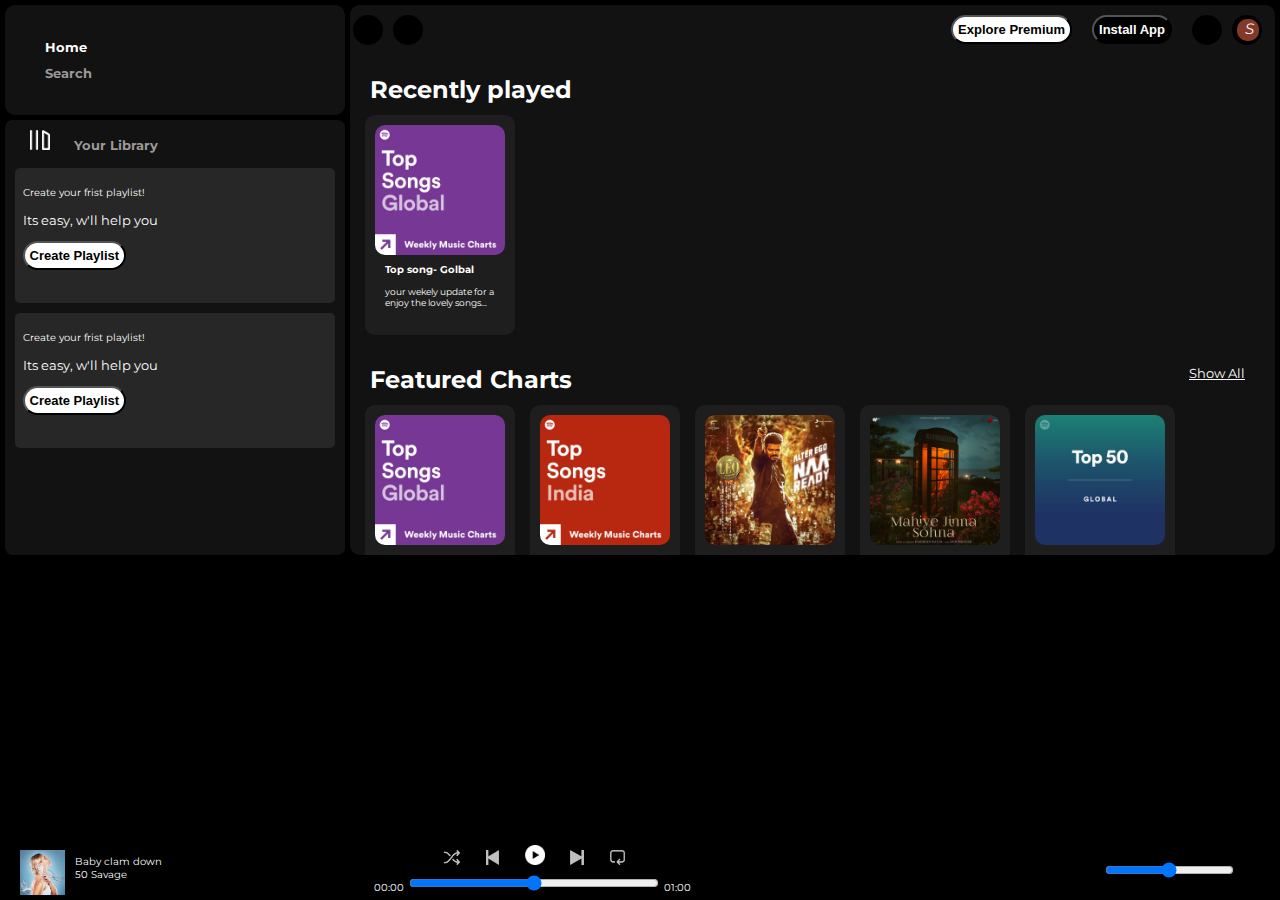
<file: index.html>
<!DOCTYPE html>
<html lang="en">
<head>
    <meta charset="UTF-8">
    <meta name="viewport" content="width=device-width, initial-scale=1.0">
    <link rel="stylesheet" href="https://cdnjs.cloudflare.com/ajax/libs/font-awesome/6.5.1/css/all.min.css" integrity="sha512-DTOQO9RWCH3ppGqcWaEA1BIZOC6xxalwEsw9c2QQeAIftl+Vegovlnee1c9QX4TctnWMn13TZye+giMm8e2LwA==" crossorigin="anonymous" referrerpolicy="no-referrer" />
    <link rel="icon" href="./asset/logo.png">
    <link rel="stylesheet" href="index.css">
    <title>Spotify - Web Player: music for everyone </title>
    <link rel="preconnect" href="https://fonts.googleapis.com">
    <link rel="preconnect" href="https://fonts.gstatic.com" crossorigin>
    <link href="https://fonts.googleapis.com/css2?family=Montserrat:ital,wght@0,300;0,400;0,500;0,600;1,400;1,600&display=swap" rel="stylesheet">  

</head>
<body>
    <div id="main">
            <div class="sidebar">
                <div class="box1">

                    <div class="nav">
                        <a href="#"> <i class="fa-solid fa-house"></i> Home</a>
                    </div>
                    <div class="nav" id="nav1">
                        <a href="#"> <i class="fa-solid fa-magnifying-glass"></i> Search</a>
                    </div>
                </div>

                <div class="box2">  
                    <div class="labrary">
                        <div class="lab" >
                        
                            <a class="nav" href="#"><img src="./asset/library_icon.png">  Your Library</a>
                        </div>
                        <div class="lab-icons">
                            <i class="fa-solid fa-plus"></i>
                            <i class="fa-solid fa-arrow-right"></i>
                        </div>  
                    </div>
                
                    <div class="lab-option"> 
                        <p class="p">Create your frist playlist!</p>
                        <p class="p1">Its easy, w'll help you</p>
                        <button class="btn">Create Playlist</button>
                    </div>
                
                    <div class="lab-option"> 
                        <p class="p">Create your frist playlist!</p>
                        <p class="p1">Its easy, w'll help you</p>
                        <button class="btn">Create Playlist</button>
                    </div>
                </div>        
            </div>    

            <!-- Content -->
            <div class="main-content">
                <div class="content">  <!-- box3 -->
                    <div class="box3" >
                        <a href="#" class="bell" ><i class="fa-solid fa-chevron-left"></i>
                        </a>
                        <a href="#" class="bell" id="hide"><i class="fa-sharp fa-solid fa-chevron-right"></i>
                        </a>
                    </div>
                    <div class="box3">
                        <div>
                            <button class="btn1" id="hide-1">Explore Premium</button>
                        </div>

                        <div>
                        <button class="btn2"><i class="fa-solid fa-circle-arrow-down"></i> Install App</button>
                        </div>

                        <a href="#" class="bell"><i class="fa-regular fa-bell"></i>
                        </a>
                        <a href="#" class="bell">
                            <div class="s"><i class="i">S</i></div>
                        </a>
                    </div>    
                </div>
                <div class="recent-play"><div class="chart"><h2>Recently played</h2></div></div>
                    <div class="box-img1">
                        <img src="./asset/card5img.jpeg" alt="">
                        <h5>Top song- Golbal</h5>
                        <p>your wekely update for a enjoy the lovely songs...</p>
                    </div>
              

                <div class="box4"> <!-- box4 -->
                    <div class="chart"><h2>Featured Charts</h2></div>
                    <div class="all"><a href="#">Show All</a></div>
                </div>
        
                <div class="card">
                    <div class="box-img1">
                        <img src="./asset/card5img.jpeg" alt="">
                        <h5>Top song- Golbal</h5>
                        <p>your wekely update for a enjoy the lovely songs...</p>
                    </div>
                    <div class="box-img1">
                        <img src="./asset/card6img.jpeg" alt="">
                        <h5>Top song- Golbal</h5>
                        <p>your wekely update for a enjoy the lovely songs...</p>
                    </div>
                    <div class="box-img1">
                        <img src="./asset/card4img.jpeg" alt="">
                        <h5>Top song- Golbal</h5>
                        <p>your wekely update for a enjoy the lovely songs...</p>
                    </div>
                    <div class="box-img1">
                        <img src="./asset/card2img.jpeg" alt="">
                        <h5>Top song- Golbal</h5>
                        <p>your wekely update for a enjoy the lovely songs...</p>
                    </div>
                    <div class="box-img1">
                        <img src="./asset/card1img.jpeg" alt="">
                        <h5>Top song- Golbal</h5>
                        <p>your wekely update for a enjoy the lovely songs...</p>
                    </div>
                </div> 

                <div class="box5"><!-- box5  -->
                    <div class="chart"><h2>Try something else</h2></div>
                    <div class="all"><a href="#">Show All</a></div>
                </div>

             <div class="card">
                <div class="box-img1">
                    <img src="./asset/card5img.jpeg" alt="">
                    <h5>Top song- Golbal</h5>
                    <p>your wekely update for a enjoy the lovely songs...</p>
                    </div>
                    <div class="box-img1">
                    <img src="./asset/card6img.jpeg" alt="">
                        <h5>Top song- Golbal</h5>
                        <p>your wekely update for a enjoy the lovely songs...</p>
                    </div>
                    <div class="box-img1">
                        <img src="./asset/card4img.jpeg" alt="">
                        <h5>Top song- Golbal</h5>
                        <p>your wekely update for a enjoy the lovely songs...</p>
                    </div>
                    <div class="box-img1">
                        <img src="./asset/card2img.jpeg" alt="">
                        <h5>Top song- Golbal</h5>
                        <p>your wekely update for a enjoy the lovely songs...</p>
                    </div>
                    <div class="box-img1">
                        <img src="./asset/card1img.jpeg" alt="">
                        <h5>Top song- Golbal</h5>
                        <p>your wekely update for a enjoy the lovely songs...</p>
                    </div>
                </div>

                <div class="box6">  <!--  box6  -->
                    <div class="chart"><h2>Show to try</h2></div>
                   <div class="all"><a href="#">Show All</a></div>
                </div>

             <div class="card" id="last-class">
                <div class="box-img1">
                        <img src="./asset/card5img.jpeg" alt="">
                        <h5>Top song- Golbal</h5>
                        <p>your wekely update for a enjoy the lovely songs...</p>
                    </div>
                    <div class="box-img1">
                        <img src="./asset/card6img.jpeg" alt="">
                        <h5>Top song- Golbal</h5>
                        <p>your wekely update for a enjoy the lovely songs...</p>
                    </div>
                    <div class="box-img1">
                        <img src="./asset/card4img.jpeg" alt="">
                        <h5>Top song- Golbal</h5>
                        <p>your wekely update for a enjoy the lovely songs...</p>
                    </div>
                    <div class="box-img1">
                        <img src="./asset/card2img.jpeg" alt="">
                        <h5>Top song- Golbal</h5>
                        <p>your wekely update for a enjoy the lovely songs...</p>
                    </div>
                    <div class="box-img1">
                        <img src="./asset/card1img.jpeg" alt="">
                        <h5>Top song- Golbal</h5>
                        <p>your wekely update for a enjoy the lovely songs...</p>
                    </div>
                </div> 
                <div class="footer">
                    <div class="line"></div>
                </div>
            </div>
        <!-- </div>     -->
        
        
            <!-- Music Player -->
         <div class="main-music"> 
               <div class="music-content">
                    <div class="album"> <!-- box7  -->
                        <img src="./asset/clean.avif" class="album-img">
                        <p class="song">Baby clam down <br> 50 Savage</p>
                        <div class="heart"><i class="fa-solid fa-heart"></i></div>
                    </div> 

                     <div class="player"> <!-- box8   -->
                        <div>
                            <span><img src="./asset/player_icon1.png" class="player_icon" id="player_icon1"></span>
                            <span><img src="./asset/player_icon2.png" class="player_icon"></span>
                           <span><img src="./asset/player_icon3.png" class="player_icon" id="player_icon2"></span>
                           <span><img src="./asset/player_icon4.png" class="player_icon"></span>
                           <span><img src="./asset/player_icon5.png" class="player_icon"></span>
                        </div>
                        <div class="progress-bar">
                            <span class="cur-time">00:00</span>
                            <input type="range" min="0" max="100" class="prog-bar">
                            <span class="ply-time">01:00</span>
                        </div>    
                    </div>

                    <div class="control"> <!-- box9   -->
                        <div class="play"><i class="fa-regular fa-circle-play"></i></div>
                        <div class="mic"><i class="fa-solid fa-microphone"></i></div>
                        <div class="q"><i class="fa-solid fa-bars"></i></div>
                        <div class="download"><i class="fa-solid fa-download"></i></div>
                        <div class="sound"><i class="fa-solid fa-volume-high"></i></div>
                        <input type="range" class="prog-bar2">
                        <div class="repeat"><i class="fa-solid fa-repeat"></i></div> 
                    </div> 
                </div> 
            </div>
    </div>
    
</body>
</html>
</file>
<file: index.css>
body{
    padding: 0px;
    margin: 0px;
    text-decoration: none;
    color: white;
    background-color: black;
    font-family: 'Montserrat', sans-serif;
    overflow: hidden;
}
html{
    font-size: 62.5%;
}
/* main-content */
#main{
   display: flex;
   height: 100vh;
}
.sidebar{
    background-color: rgb(0, 0, 0);
    width: 35rem; 
}
.main-content{
    background-color: rgb(109, 109, 130);
    flex: 1;
    /* height: 10rem; */
    border-radius: 1rem;
    background-color: #121212;
}

a{
    text-decoration: none;
    color: white;
}

/* box1 */
.box1{
    background-color: #121212;
    flex-direction: column;
    display: flex;
    justify-content:center;
    border-radius: 1rem;
    height: 11rem;
    padding: 0.5rem o.75rem;
    margin: .5rem;
}
.nav{
    font-size: small;
    font-weight: 700;
    line-height: 2.5rem;
    
}
.nav i {
    margin-left: 2rem;
    margin-right: 2rem;
    font-size: large;
}
#nav1 a{
       color: rgb(156, 153, 153);    
}
#nav1 a:hover{
    color: white;
    text-decoration: underline;
}
/* box2 */
.box2{
    background-color: #121212;
    justify-content:center;
    border-radius: .75rem;
    height: 43.5rem;
    margin: .5rem;
    padding: 0.5rem o.75rem;
}
.labrary{
    background-color: #121212;
    display: flex;
    justify-content: space-between;
    border-radius: 1rem;
    margin: .5rem;
    align-items: center;
}

.lab img{
    height: 2rem;
    width: 2rem;
    margin-left: 2rem;
    margin-right: 2rem;
    padding-top: 1rem;
    align-items: center;
}

.lab-icons i{
    margin-left: 1rem;
    margin-right: 2rem;
    padding-top: .5rem;
    font-size: 1.5rem;
    opacity: .75;
}
.lab-icons i:hover{
   color: rgb(255, 255, 255);
   font-size: 1.25rem;

}
.lab a{
    color: rgb(156, 153, 153);    
}
.lab a:hover{
    color: white;
}

.lab-option{
    height: 12rem;
    background-color: rgba(80, 79, 79, 0.354);
    margin: 1rem;
    border-radius: .5rem;
    padding: .75rem;
}

.p1{
    font-size: small;
}
.btn{
    border-radius: 2rem;
    padding: .5rem;
    font-size: small;
    font-weight: 700;
    background-color: #fff;
}

/* content */
.main-content{
    background-color: #121212;
    border-radius: 1rem;
    height: 55rem;
    margin: 0.5rem 0.5rem 0.5rem 0rem ;
    justify-content: space-between;
    overflow: auto;
    overflow-x: hidden;
}
/* box3 */
.content{
    background-color: #121212;
    position: sticky;
    top: 0;
    align-items: center;
    display: flex;
    height: 5rem;
    justify-content: space-between;
    padding: 0rem .3rem 0rem .3rem;  
}
.box3{
    display: flex;

}
.img1{
    height: 1rem;
    width: 1.2rem;
    padding: .5rem  .5rem .75rem .5rem;
    border-radius: 50%;
    background-color: black;
    align-items: center;
    opacity: .5;
}
.btn1{
    border-radius: 2rem;
    padding: .5rem;
    font-size: small;
    font-weight: 700;
    background-color: #fff;
    margin-right: 2rem;
}
.btn2{
    border-radius: 2rem;
    padding: .5rem;
    font-size: small;
    font-weight: 600;
    background-color: rgb(0, 0, 0);
    color: #fff;
    margin-right: 2rem;
}
.bell{
    border-radius: 100%;
    height: 3rem;
    width: 3rem;
    background-color: black;
    margin-right: 1rem;
}
.bell i{
    align-items: center;
    font-size: 1.5rem;
    padding: .5rem;
    padding-left: .8rem;
}

.s{
  width: 2.2rem;
  height: 2.2rem;
  font-size: small;
  background-color: rgb(132, 58, 42);
  border-radius: 1rem;
  margin: .4rem .5rem .5rem .5rem;
  align-items: center;
}
.s i{
    font-size: 1.5rem;
    margin-right: 3rem;
}

.recent-play{
    height: 2rem;
    margin-bottom: 2rem;
    padding: 0 3rem 0rem 2rem;
}
/* box4 */
.box4{
    background-color: #121212;
    display: flex;
    height: 2rem;
    margin-bottom: 1rem;
    justify-content: space-between;
    padding: 0rem 3rem 0rem 2rem;

}
.chart{ 
    font-size: medium;
}
.all{
    font-size:small;
    text-decoration: underline;
    padding-top: 2rem;
}
/* box5 */
.card{
    background-color: #121212;
    display: flex;
    flex-wrap: wrap;
    height: 25rem;
    margin-top: 4rem;
    margin-bottom: 2rem;


}
.box-img1{
    height: 22rem;
    width: 15rem;
    margin-left: 1.5rem;
    background-color: rgba(55, 54, 54, 0.354);
    border-radius: 1rem;
    padding: 1rem;
    margin-bottom: 1rem;

}
.box-img1:hover{
    background-color: rgb(55, 54, 54);
}
.box-img1 img{
    height:16rem;
    width: 15rem;
    border-radius: 1rem; 
}
.box-img1 h5{
     margin: 0%;
     padding-right: 1rem;
     padding-left: 1rem;
     font-size: 1.2rem;
     padding-top: .5rem;
}
.box-img1 p{
    font-size: xx-small;
    margin: 0%; 
    padding-right: 1rem;
    padding-left: 1rem;
    padding-top: 1rem;
}

/* box5 */
.box5{
    background-color: #121212;
    display: flex;
    height: 2rem;
    margin-bottom: 1rem;
    justify-content: space-between;
    padding: 0rem 2.5rem 0rem 2rem;
}
::-webkit-scrollbar{
    width: 1.4rem;
}

::-webkit-scrollbar-track{
    background: #121212;
}
::-webkit-scrollbar-thumb{
    background: gray;
    border: .1rem solid transparent;
    background-clip: content-box;
}

/* box6 */
.box6{
    background-color: #121212;
    display: flex;
    height: 2rem;
    margin-bottom: 1rem;
    justify-content: space-between;
    padding: 0rem 2.5rem 0rem 2rem;
}
/* gap */
 .line{
    width: 90%;
    height: 90%;
    border-top: .2rem solid #121212;
    margin: 10rem 2rem 0rem 2rem;
   
} 

/*  <!-- Music Player --> */
.main-music{ 
    position: fixed;
    bottom: 0;
    width: 100%;
    background-color: black;
} 
/* <!-- box7  --> */
.music-content{
    justify-content: space-between;
    display: flex;
}
.album{
    display: flex;
    width: 25%;
}
.album-img{
    height: 4.5rem;
    width: 4.5rem;
    align-items: center;
    margin: 1rem 1rem .5rem 2rem;
}
.song{
    margin-top: 1.5rem;
}
.heart{
    margin-top: 2rem;
    margin-left: 1rem;
    font-size: medium;
}

/* /* box8  */
.player{
    width: 50%;

}
#player_icon1{
        margin-left: 12rem;
}
#player_icon2{
    height: 2.5rem;
    width: 2.5rem;
    opacity: 100;
}
.player_icon{
    height: 2rem;
    padding: .5rem 0rem .5rem 0rem;
    margin-left: 5rem;
    margin-right: 1rem;
    opacity: .75;

}
.player_icon:hover{
    opacity: 100;
}
.prog-bar{
     width: 45rem;
     
}
.cur-time {
    margin-left: 3rem;
    font-size: 1.2rem;
}
.ply-time{
    font-size: 1.2rem;

}

/* box8  */
.control{
    display: flex;
    justify-content: space-between;
    width: 25%;
    padding: 1rem;
}
.play{
    margin-top: 1.5rem;
    margin-left: 6rem;
    margin-left: .5rem;
}
.mic{
    margin-top:  1.5rem;
}
.q{
    margin-top:  1.5rem;

}
.download{
    margin-top:  1.5rem;

}
.sound{
    margin-top:  1.5rem;

}
.repeat{
    margin-top:  1.5rem;

} 


/* media query */

@media(max-width: 1290px){
    
    .card{
        margin-bottom: 20rem;
      }
      .box-img1{
        width: 13rem;
        height: 20rem;
    }
    .box-img1 img{
        width: 13rem;
        height:13rem;
    }
    .box-img1 h5{
        font-size: 1rem;
    }

     #player_icon1{
        margin-left: 10rem;
    }
        #player_icon2{
        height: 2rem;
        width: 2rem;
    }
    .player_icon{
        height: 1.5rem;
        margin-left: 1.5rem;
        margin-right: .75rem;
    }
    .prog-bar{
        width: 25rem;
        
    }
    .cur-time {
        font-size: 1rem;
    }
    .ply-time{
        font-size: 1rem;

    }
    .control{
        width: 30%;
    }
    .album{
        width: 30%;
    } 

        

}
@media(min-width:800px)and (max-width: 850px) {
    
    .sidebar{
        width: 26rem;
    }
    .card{
        margin-bottom: 20rem;
      }
      .box-img1{
        width: 13rem;
    }
    .box-img1 img{
        width: 13rem;
    }
    .prog-bar2{
     display: none;        
    }
    .prog-bar{
        width: 22rem;
        
    }
    .control{
        width: 30%;
    }
    .album{
        width: 30%;
    } 
}

@media(max-width: 799px){
    .sidebar{
        display: none;
    }
    .chart{ 
        font-size: 1.5rem;
    }
    .card{
        margin-bottom: 18rem;
    }
    .box-img1{
        width: 14rem;
        height: 18rem;
    }
    .box-img1 img{
        width: 14rem;
        height:13rem;
    }
    .content{
        display: none;
    }
    .control{
        display: none;
    }
    .album{
        width: 40%;
    }
    .player{
        margin-right: 2rem;
        width: 60%;
   }
   .prog-bar{
       width: 22rem;
   }
   .cur-time {
       font-size: 1rem;
       margin-left: 5rem;
   }
}

@media(max-width: 575px){
    #hide{
        display: none;
    }
    #hide-1{
        display: none;
    }
    
    .sidebar{
        display: none;
    }
    .card{
        margin-bottom: 40rem;
    }
    .content{
        display: none;
        width: 100%;
        margin-left: 20rem;
    }
    .player{
        width: 100%;
        /* margin-left: 3rem; */
    }
    .prog-bar{
        width: 28rem;
        
    }
    .album{
        display: none;    
   } 
   .player_icon{
    margin-left: 2.5rem;
    margin-right: 1rem;
}

}





body{
    padding: 0px;
    margin: 0px;
    text-decoration: none;
    color: white;
    background-color: black;
    font-family: 'Montserrat', sans-serif;
    overflow: hidden;
}
html{
    font-size: 62.5%;
}
/* main-content */
#main{
   display: flex;
   height: 100vh;
}
.sidebar{
    background-color: rgb(0, 0, 0);
    width: 35rem; 
}
.main-content{
    background-color: rgb(109, 109, 130);
    flex: 1;
    /* height: 10rem; */
    border-radius: 1rem;
    background-color: #121212;
}

a{
    text-decoration: none;
    color: white;
}

/* box1 */
.box1{
    background-color: #121212;
    flex-direction: column;
    display: flex;
    justify-content:center;
    border-radius: 1rem;
    height: 11rem;
    padding: 0.5rem o.75rem;
    margin: .5rem;
}
.nav{
    font-size: small;
    font-weight: 700;
    line-height: 2.5rem;
    
}
.nav i {
    margin-left: 2rem;
    margin-right: 2rem;
    font-size: large;
}
#nav1 a{
       color: rgb(156, 153, 153);    
}
#nav1 a:hover{
    color: white;
    text-decoration: underline;
}
/* box2 */
.box2{
    background-color: #121212;
    justify-content:center;
    border-radius: .75rem;
    height: 43.5rem;
    margin: .5rem;
    padding: 0.5rem o.75rem;
}
.labrary{
    background-color: #121212;
    display: flex;
    justify-content: space-between;
    border-radius: 1rem;
    margin: .5rem;
    align-items: center;
}

.lab img{
    height: 2rem;
    width: 2rem;
    margin-left: 2rem;
    margin-right: 2rem;
    padding-top: 1rem;
    align-items: center;
}

.lab-icons i{
    margin-left: 1rem;
    margin-right: 2rem;
    padding-top: .5rem;
    font-size: 1.5rem;
    opacity: .75;
}
.lab-icons i:hover{
   color: rgb(255, 255, 255);
   font-size: 1.25rem;

}
.lab a{
    color: rgb(156, 153, 153);    
}
.lab a:hover{
    color: white;
}

.lab-option{
    height: 12rem;
    background-color: rgba(80, 79, 79, 0.354);
    margin: 1rem;
    border-radius: .5rem;
    padding: .75rem;
}

.p1{
    font-size: small;
}
.btn{
    border-radius: 2rem;
    padding: .5rem;
    font-size: small;
    font-weight: 700;
    background-color: #fff;
}

/* content */
.main-content{
    background-color: #121212;
    border-radius: 1rem;
    height: 55rem;
    margin: 0.5rem 0.5rem 0.5rem 0rem ;
    justify-content: space-between;
    overflow: auto;
    overflow-x: hidden;
}
/* box3 */
.content{
    background-color: #121212;
    position: sticky;
    top: 0;
    align-items: center;
    display: flex;
    height: 5rem;
    justify-content: space-between;
    padding: 0rem .3rem 0rem .3rem;  
}
.box3{
    display: flex;

}
.img1{
    height: 1rem;
    width: 1.2rem;
    padding: .5rem  .5rem .75rem .5rem;
    border-radius: 50%;
    background-color: black;
    align-items: center;
    opacity: .5;
}
.btn1{
    border-radius: 2rem;
    padding: .5rem;
    font-size: small;
    font-weight: 700;
    background-color: #fff;
    margin-right: 2rem;
}
.btn2{
    border-radius: 2rem;
    padding: .5rem;
    font-size: small;
    font-weight: 600;
    background-color: rgb(0, 0, 0);
    color: #fff;
    margin-right: 2rem;
}
.bell{
    border-radius: 100%;
    height: 3rem;
    width: 3rem;
    background-color: black;
    margin-right: 1rem;
}
.bell i{
    align-items: center;
    font-size: 1.5rem;
    padding: .5rem;
    padding-left: .8rem;
}

.s{
  width: 2.2rem;
  height: 2.2rem;
  font-size: small;
  background-color: rgb(132, 58, 42);
  border-radius: 1rem;
  margin: .4rem .5rem .5rem .5rem;
  align-items: center;
}
.s i{
    font-size: 1.5rem;
    margin-right: 3rem;
}

.recent-play{
    height: 2rem;
    margin-bottom: 2rem;
    padding: 0 3rem 0rem 2rem;
}
/* box4 */
.box4{
    background-color: #121212;
    display: flex;
    height: 2rem;
    margin-bottom: 1rem;
    justify-content: space-between;
    padding: 0rem 3rem 0rem 2rem;

}
.chart{ 
    font-size: medium;
}
.all{
    font-size:small;
    text-decoration: underline;
    padding-top: 2rem;
}
/* box5 */
.card{
    background-color: #121212;
    display: flex;
    flex-wrap: wrap;
    height: 25rem;
    margin-top: 4rem;
    margin-bottom: 2rem;


}
.box-img1{
    height: 22rem;
    width: 15rem;
    margin-left: 1.5rem;
    background-color: rgba(55, 54, 54, 0.354);
    border-radius: 1rem;
    padding: 1rem;
    margin-bottom: 1rem;

}
.box-img1:hover{
    background-color: rgb(55, 54, 54);
}
.box-img1 img{
    height:16rem;
    width: 15rem;
    border-radius: 1rem; 
}
.box-img1 h5{
     margin: 0%;
     padding-right: 1rem;
     padding-left: 1rem;
     font-size: 1.2rem;
     padding-top: .5rem;
}
.box-img1 p{
    font-size: xx-small;
    margin: 0%; 
    padding-right: 1rem;
    padding-left: 1rem;
    padding-top: 1rem;
}

/* box5 */
.box5{
    background-color: #121212;
    display: flex;
    height: 2rem;
    margin-bottom: 1rem;
    justify-content: space-between;
    padding: 0rem 2.5rem 0rem 2rem;
}
::-webkit-scrollbar{
    width: 1.4rem;
}

::-webkit-scrollbar-track{
    background: #121212;
}
::-webkit-scrollbar-thumb{
    background: gray;
    border: .1rem solid transparent;
    background-clip: content-box;
}

/* box6 */
.box6{
    background-color: #121212;
    display: flex;
    height: 2rem;
    margin-bottom: 1rem;
    justify-content: space-between;
    padding: 0rem 2.5rem 0rem 2rem;
}
/* gap */
 .line{
    width: 90%;
    height: 90%;
    border-top: .2rem solid #121212;
    margin: 10rem 2rem 0rem 2rem;
   
} 

/*  <!-- Music Player --> */
.main-music{ 
    position: fixed;
    bottom: 0;
    width: 100%;
    background-color: black;
} 
/* <!-- box7  --> */
.music-content{
    justify-content: space-between;
    display: flex;
}
.album{
    display: flex;
    width: 25%;
}
.album-img{
    height: 4.5rem;
    width: 4.5rem;
    align-items: center;
    margin: 1rem 1rem .5rem 2rem;
}
.song{
    margin-top: 1.5rem;
}
.heart{
    margin-top: 2rem;
    margin-left: 1rem;
    font-size: medium;
}

/* /* box8  */
.player{
    width: 50%;

}
#player_icon1{
        margin-left: 12rem;
}
#player_icon2{
    height: 2.5rem;
    width: 2.5rem;
    opacity: 100;
}
.player_icon{
    height: 2rem;
    padding: .5rem 0rem .5rem 0rem;
    margin-left: 5rem;
    margin-right: 1rem;
    opacity: .75;

}
.player_icon:hover{
    opacity: 100;
}
.prog-bar{
     width: 45rem;
     
}

.cur-time {
    margin-left: 3rem;
    font-size: 1.2rem;
}
.ply-time{
    font-size: 1.2rem;

}

/* box8  */
.control{
    display: flex;
    justify-content: space-between;
    width: 25%;
    padding: 1rem;
}
.play{
    margin-top: 1.5rem;
    margin-left: 6rem;
    margin-left: .5rem;
}
.mic{
    margin-top:  1.5rem;
}
.q{
    margin-top:  1.5rem;

}
.download{
    margin-top:  1.5rem;

}
.sound{
    margin-top:  1.5rem;

}
.repeat{
    margin-top:  1.5rem;

} 


/* media query */

@media(max-width: 1290px){
    
    .card{
        margin-bottom: 20rem;
      }
      .box-img1{
        width: 13rem;
        height: 20rem;
    }
    .box-img1 img{
        width: 13rem;
        height:13rem;
    }
    .box-img1 h5{
        font-size: 1rem;
    }

     #player_icon1{
        margin-left: 10rem;
    }
        #player_icon2{
        height: 2rem;
        width: 2rem;
    }
    .player_icon{
        height: 1.5rem;
        margin-left: 1.5rem;
        margin-right: .75rem;
    }
    .prog-bar{
        width: 25rem;
        
    }
    .cur-time {
        font-size: 1rem;
    }
    .ply-time{
        font-size: 1rem;

    }
    .control{
        width: 30%;
    }
    .album{
        width: 30%;
    } 

        

}
@media(min-width:800px)and (max-width: 850px) {
    
    .sidebar{
        width: 26rem;
    }
    .card{
        margin-bottom: 20rem;
      }
      .box-img1{
        width: 13rem;
    }
    .box-img1 img{
        width: 13rem;
    }
    .prog-bar2{
     display: none;        
    }
    .prog-bar{
        width: 22rem;
        
    }
    .control{
        width: 30%;
    }
    .album{
        width: 30%;
    } 
}

@media(max-width: 799px){
    .sidebar{
        display: none;
    }
    .chart{ 
        font-size: 1.5rem;
    }
    .card{
        margin-bottom: 18rem;
    }
    .box-img1{
        width: 14rem;
        height: 18rem;
    }
    .box-img1 img{
        width: 14rem;
        height:13rem;
    }
    .content{
        display: none;
    }
    .control{
        display: none;
    }
    .album{
        width: 40%;
    }
    .player{
        margin-right: 2rem;
        width: 60%;
   }
   .prog-bar{
       width: 22rem;
   }
   .cur-time {
       font-size: 1rem;
       margin-left: 5rem;
   }
}

@media(max-width: 575px){
    #hide{
        display: none;
    }
    #hide-1{
        display: none;
    }
    
    .sidebar{
        display: none;
    }
    .card{
        margin-bottom: 40rem;
    }
    .content{
        display: none;
        width: 100%;
        margin-left: 20rem;
    }
    .player{
        width: 100%;
        /* margin-left: 3rem; */
    }
    .prog-bar{
        width: 28rem;
        
    }
    .album{
        display: none;    
   } 
   .player_icon{
    margin-left: 2.5rem;
    margin-right: 1rem;
}

}
</file>
